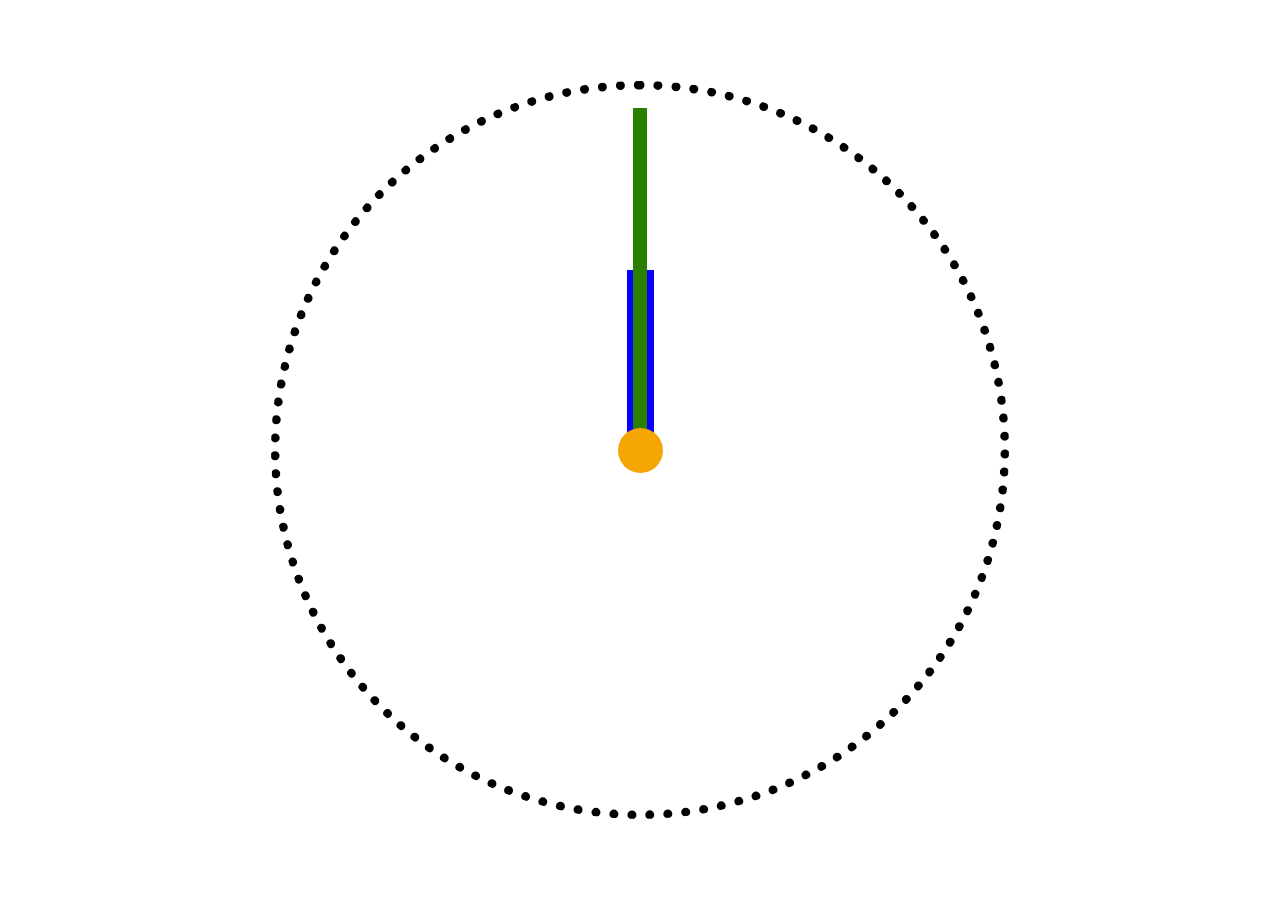
<file: index.html>
<!doctype html><html lang="en"><head><meta charset="utf-8"><meta name="viewport" content="width=device-width, user-scalable=no, initial-scale=1.0, maximum-scale=1.0, minimum-scale=1.0"><meta http-equiv="X-UA-Compatible" content="ie=edge"><title>Stop watch</title><link rel="stylesheet" href="index.2e6135bb.css"></head><body> <div class="stopwatch stopwatch--speed-up"> <div class="stopwatch__minute_hand"></div> <div class="stopwatch__secund_hand"></div> <div class="stopwatch__circle"></div> </div> </body></html>
</file>
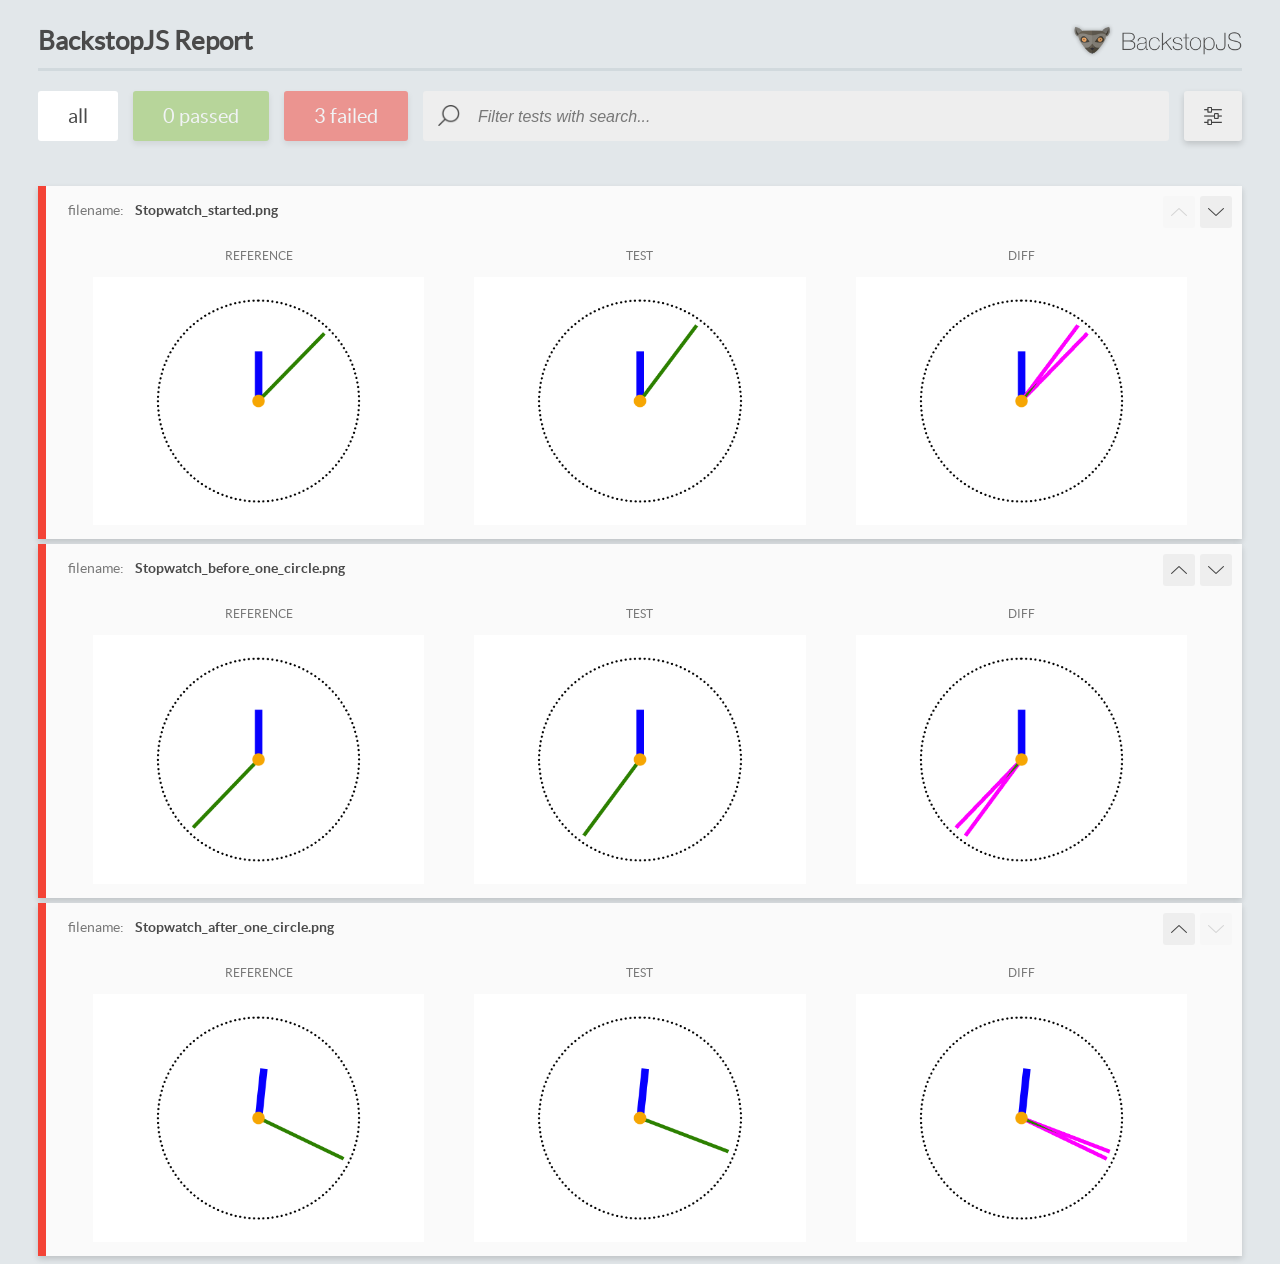
<file: report/html_report/index.html>
<!DOCTYPE html>
<html>
  <head>
    <meta charset="utf-8">
    <!-- Disable Cache -->
    <meta http-equiv="Cache-Control" content="no-cache, no-store, must-revalidate">
    <meta http-equiv="Pragma" content="no-cache">
    <meta http-equiv="Expires" content="0">

    <title>BackstopJS Report</title>

    <style>
      @font-face {
          font-family: 'latoregular';
          src: url('./assets/fonts/lato-regular-webfont.woff2') format('woff2'),
              url('./assets/fonts/lato-regular-webfont.woff') format('woff');
          font-weight: 400;
          font-style: normal;
      }
      @font-face {
          font-family: 'latobold';
          src: url('./assets/fonts/lato-bold-webfont.woff2') format('woff2'),
              url('./assets/fonts/lato-bold-webfont.woff') format('woff');
          font-weight: 700;
          font-style: normal;
      }

      .ReactModal__Body--open {
          overflow: hidden;
      }
      .ReactModal__Body--open .header {
        display: none;
      }

    </style>
  </head>
  <body style="background-color: #E2E7EA">
    <div id="root">

    </div>
    <script>
      function report (report) { // eslint-disable-line no-unused-vars
        window.tests = report;
      }
    </script>
    <script src="config.js"></script>
    <script src="index_bundle.js"></script>
  </body>
</html>
</file>
<file: index.2e6135bb.css>
@keyframes minutes{0%{transform-origin:bottom;transform:rotate(0)}to{transform-origin:bottom;transform:rotate(360deg)}}@keyframes seconds{0%{transform-origin:bottom;transform:rotate(0)}to{transform-origin:bottom;transform:rotate(360deg)}}body{justify-content:center;align-items:center;height:100vh;margin:0;display:flex}.stopwatch{border:1vmin dotted #000;border-radius:100%;width:80vmin;height:80vmin;display:flex}.stopwatch__secund_hand{background-color:#2c8000;width:1.5vmin;height:38vmin;margin-top:2vmin;margin-left:39.25vmin;animation:60s linear infinite seconds;position:absolute}.stopwatch__minute_hand{background-color:#0700ff;width:3vmin;height:20vmin;margin-top:20vmin;margin-left:38.5vmin;animation:3600s steps(60,end) infinite minutes;position:absolute}.stopwatch__circle{background-color:#f6a603;border-radius:100%;width:5vmin;height:5vmin;margin-top:37.5vmin;margin-left:37.5vmin;position:absolute}.stopwatch--speed-up .stopwatch__minute_hand{animation-duration:600s}.stopwatch--speed-up .stopwatch__secund_hand{animation-duration:10s}
/*# sourceMappingURL=index.2e6135bb.css.map */
</file>
